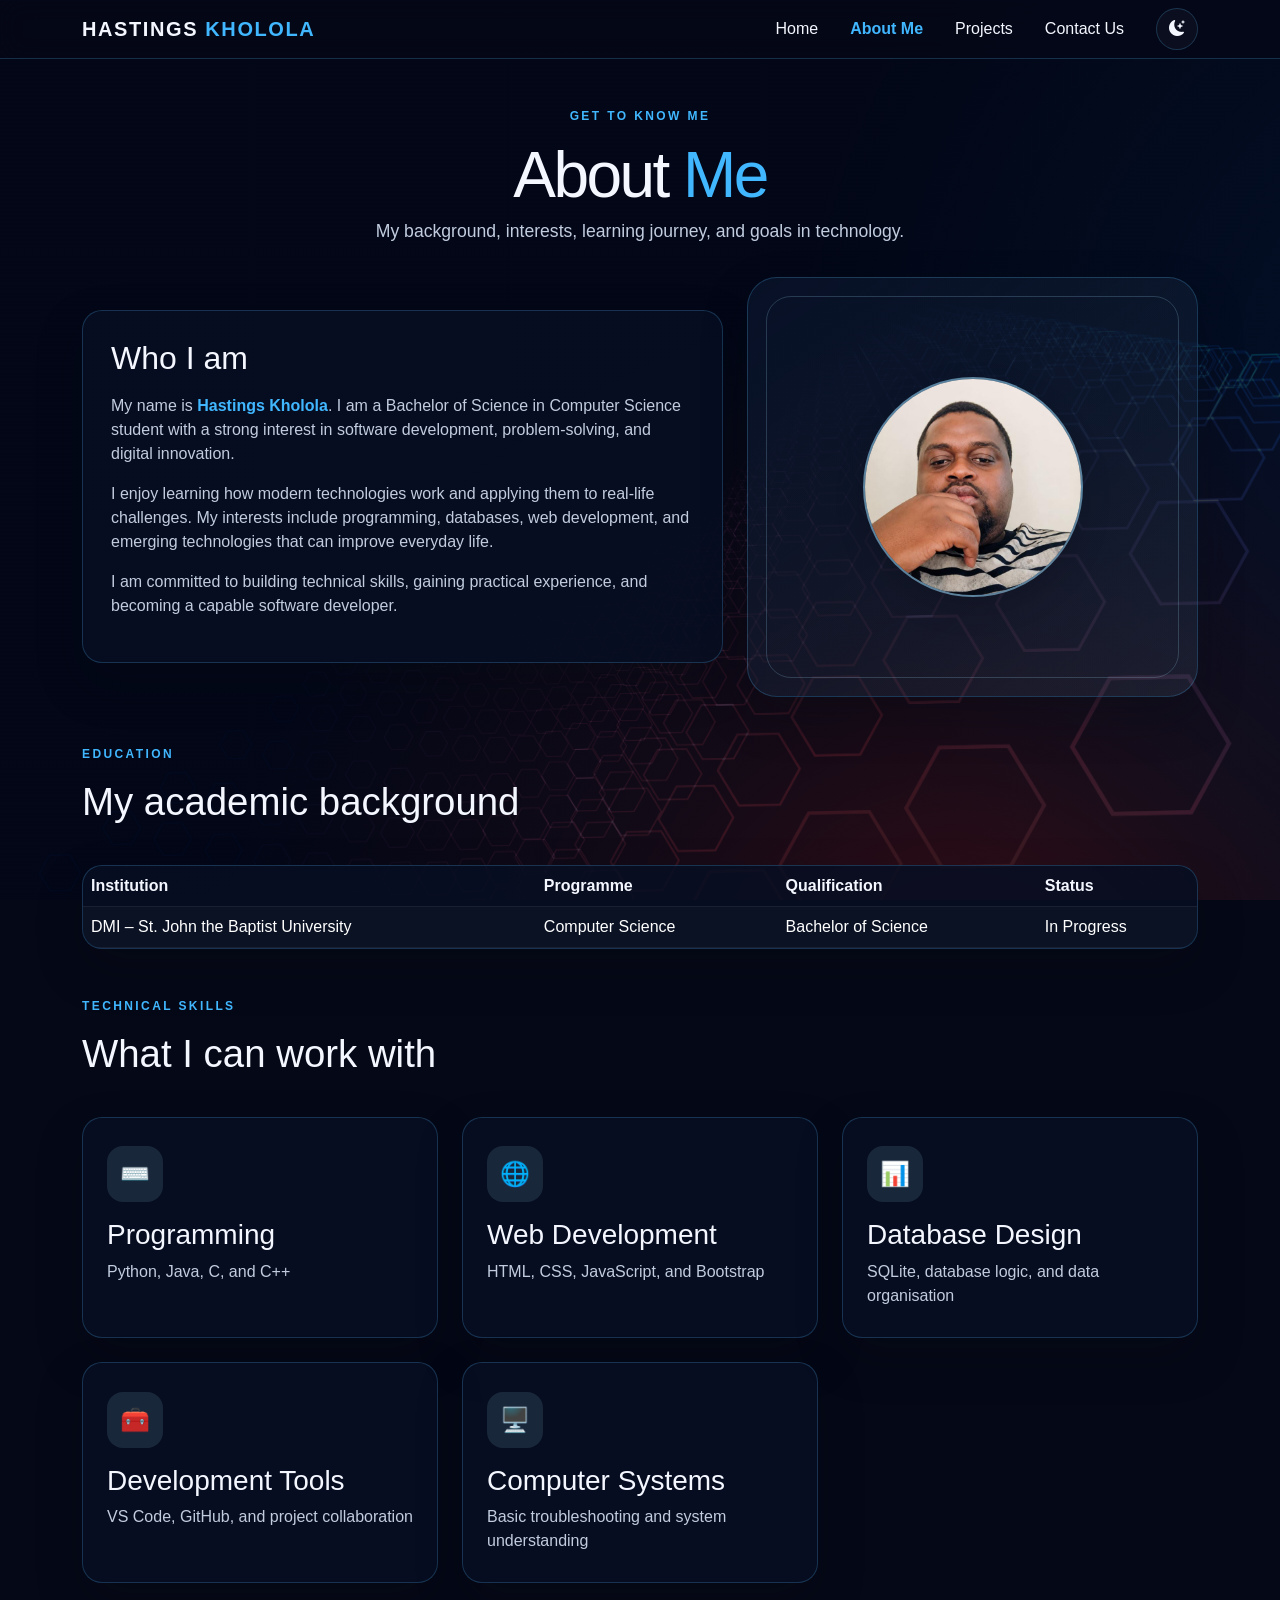
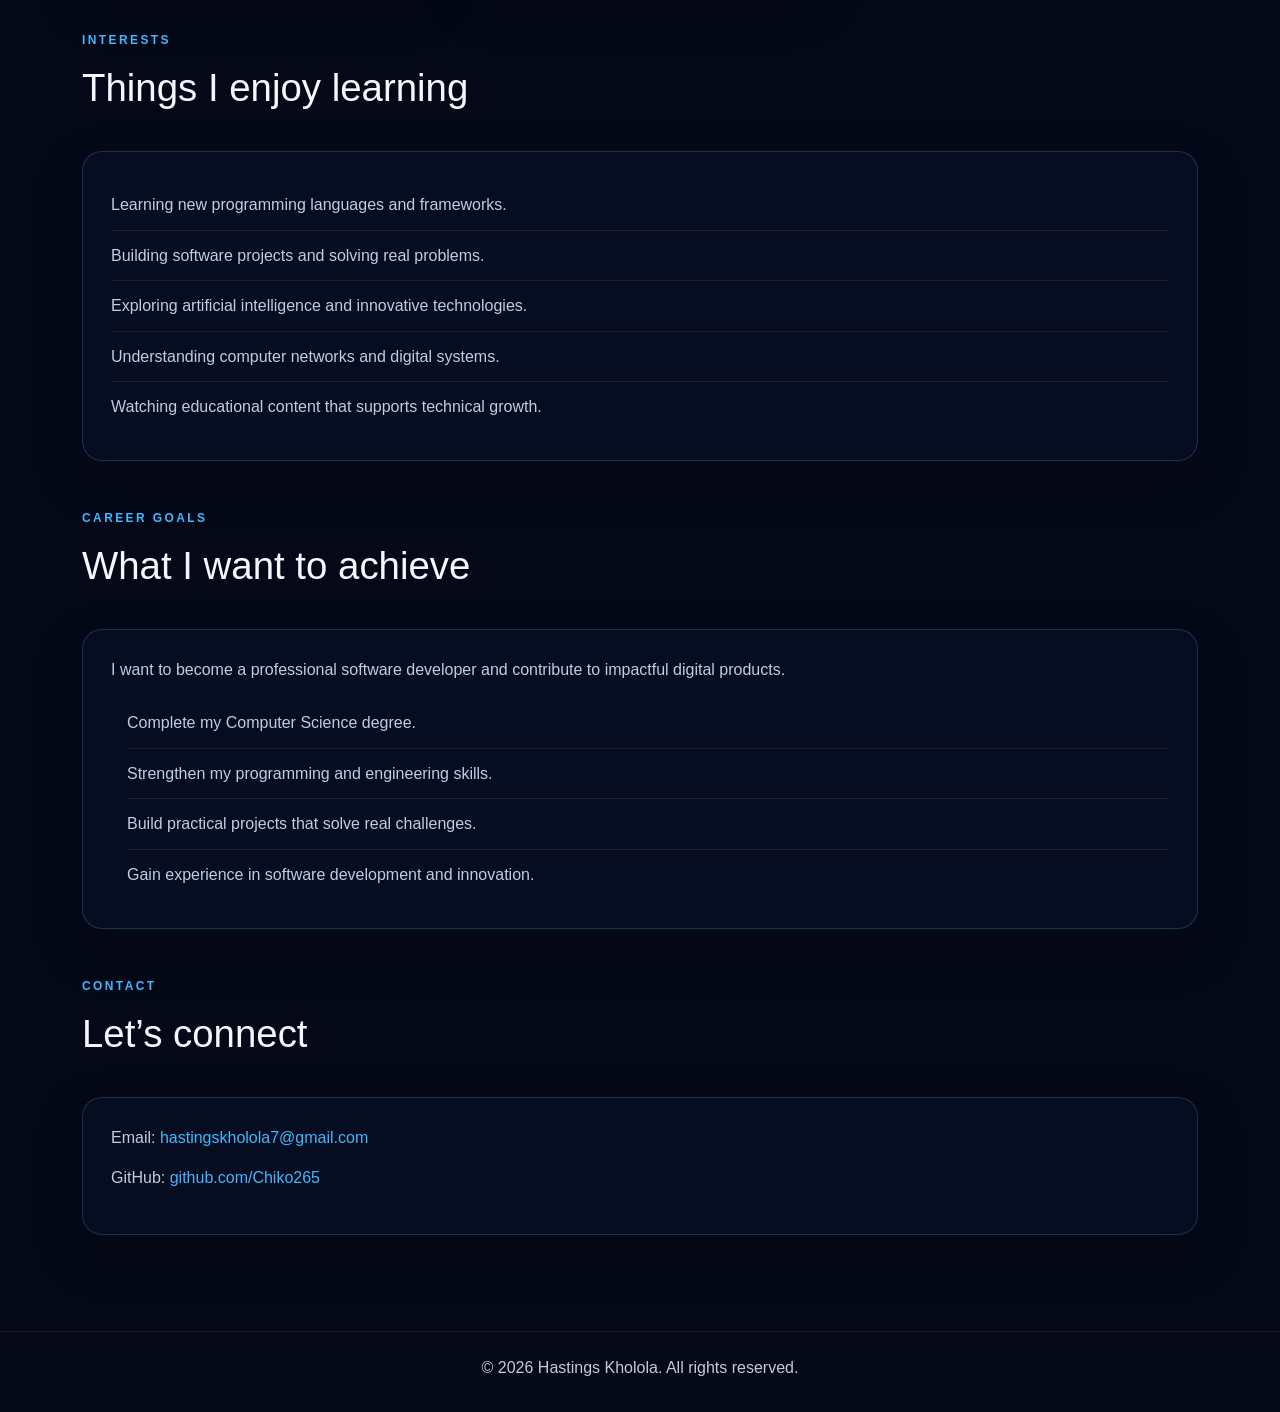
<file: about.html>
<!DOCTYPE html>
<html lang="en">
<head>
    <meta charset="UTF-8">
    <meta name="viewport" content="width=device-width, initial-scale=1.0">
    <meta name="description" content="About Hastings Kholola, a Computer Science student focused on software development, databases, and technology innovation.">
    <title>About Me | Hastings Kholola</title>
    <link rel="stylesheet" href="https://cdn.jsdelivr.net/npm/bootstrap@5.3.3/dist/css/bootstrap.min.css">
    <link rel="stylesheet" href="https://cdn.jsdelivr.net/npm/bootstrap-icons@1.11.3/font/bootstrap-icons.min.css">
    <link rel="stylesheet" href="css/style.css?v=4">
</head>
<body>

    <button id="backToTop" class="back-to-top" type="button" aria-label="Back to top">
        <i class="bi bi-arrow-up"></i>
    </button>

    <nav class="navbar navbar-expand-lg sticky-top">
        <div class="container">
            <a class="navbar-brand fw-bold" href="index.html">HASTINGS <span class="brand-accent">KHOLOLA</span></a>
            <button class="navbar-toggler" type="button" data-bs-toggle="collapse" data-bs-target="#mainNav" aria-controls="mainNav" aria-expanded="false" aria-label="Toggle navigation">
                <span class="navbar-toggler-icon"></span>
            </button>
            <div class="collapse navbar-collapse" id="mainNav">
                <ul class="navbar-nav ms-auto align-items-lg-center gap-lg-3">
                    <li class="nav-item"><a class="nav-link" href="index.html">Home</a></li>
                    <li class="nav-item"><a class="nav-link active" href="about.html">About Me</a></li>
                    <li class="nav-item"><a class="nav-link" href="projects.html">Projects</a></li>
                    <li class="nav-item"><a class="nav-link" href="animations.html">Contact Us</a></li>
                    <li class="nav-item ms-lg-2">
                        <button id="themeToggle" class="theme-toggle" type="button" aria-label="Toggle dark and light mode">
                            <i class="bi bi-moon-stars-fill"></i>
                        </button>
                    </li>
                </ul>
            </div>
        </div>
    </nav>

    <main class="container py-5">
        <header class="page-header text-center">
            <p class="eyebrow">Get to know me</p>
            <h1 class="big-title">About <span class="highlight">Me</span></h1>
            <p class="lead mx-auto">My background, interests, learning journey, and goals in technology.</p>
        </header>

        <section class="row g-4 align-items-center mb-5">
            <div class="col-lg-7">
                <div class="info-card">
                    <h2 class="mb-3">Who I am</h2>
                    <p>
                        My name is <strong class="text-success">Hastings Kholola</strong>. I am a Bachelor of Science in Computer Science student
                        with a strong interest in software development, problem-solving, and digital innovation.
                    </p>
                    <p>
                        I enjoy learning how modern technologies work and applying them to real-life challenges. My interests include programming,
                        databases, web development, and emerging technologies that can improve everyday life.
                    </p>
                    <p>
                        I am committed to building technical skills, gaining practical experience, and becoming a capable software developer.
                    </p>
                </div>
            </div>

            <div class="col-lg-5">
                <div class="profile-card">
                    <img src="images/image.jpg" alt="Hastings Kholola" class="profile-avatar">
                </div>
            </div>
        </section>

        <section class="mb-5">
            <div class="section-heading">
                <p class="eyebrow">Education</p>
                <h2>My academic background</h2>
            </div>

            <div class="table-card">
                <table class="table table-dark table-striped align-middle">
                    <thead>
                        <tr>
                            <th>Institution</th>
                            <th>Programme</th>
                            <th>Qualification</th>
                            <th>Status</th>
                        </tr>
                    </thead>
                    <tbody>
                        <tr>
                            <td>DMI – St. John the Baptist University</td>
                            <td>Computer Science</td>
                            <td>Bachelor of Science</td>
                            <td>In Progress</td>
                        </tr>
                    </tbody>
                </table>
            </div>
        </section>

        <section class="mb-5">
            <div class="section-heading">
                <p class="eyebrow">Technical skills</p>
                <h2>What I can work with</h2>
            </div>

            <div class="row g-4">
                <div class="col-md-6 col-xl-4">
                    <article class="feature-card h-100">
                        <div class="feature-icon">⌨️</div>
                        <h3>Programming</h3>
                        <p class="card-text">Python, Java, C, and C++</p>
                    </article>
                </div>

                <div class="col-md-6 col-xl-4">
                    <article class="feature-card h-100">
                        <div class="feature-icon">🌐</div>
                        <h3>Web Development</h3>
                        <p class="card-text">HTML, CSS, JavaScript, and Bootstrap</p>
                    </article>
                </div>

                <div class="col-md-6 col-xl-4">
                    <article class="feature-card h-100">
                        <div class="feature-icon">📊</div>
                        <h3>Database Design</h3>
                        <p class="card-text">SQLite, database logic, and data organisation</p>
                    </article>
                </div>

                <div class="col-md-6 col-xl-4">
                    <article class="feature-card h-100">
                        <div class="feature-icon">🧰</div>
                        <h3>Development Tools</h3>
                        <p class="card-text">VS Code, GitHub, and project collaboration</p>
                    </article>
                </div>

                <div class="col-md-6 col-xl-4">
                    <article class="feature-card h-100">
                        <div class="feature-icon">🖥️</div>
                        <h3>Computer Systems</h3>
                        <p class="card-text">Basic troubleshooting and system understanding</p>
                    </article>
                </div>
            </div>
        </section>

        <section class="mb-5">
            <div class="section-heading">
                <p class="eyebrow">Interests</p>
                <h2>Things I enjoy learning</h2>
            </div>
            <div class="info-card">
                <ul class="info-list">
                    <li>Learning new programming languages and frameworks.</li>
                    <li>Building software projects and solving real problems.</li>
                    <li>Exploring artificial intelligence and innovative technologies.</li>
                    <li>Understanding computer networks and digital systems.</li>
                    <li>Watching educational content that supports technical growth.</li>
                </ul>
            </div>
        </section>

        <section class="mb-5">
            <div class="section-heading">
                <p class="eyebrow">Career goals</p>
                <h2>What I want to achieve</h2>
            </div>
            <div class="info-card">
                <p>I want to become a professional software developer and contribute to impactful digital products.</p>
                <ol class="info-list ps-3">
                    <li>Complete my Computer Science degree.</li>
                    <li>Strengthen my programming and engineering skills.</li>
                    <li>Build practical projects that solve real challenges.</li>
                    <li>Gain experience in software development and innovation.</li>
                </ol>
            </div>
        </section>

        <section>
            <div class="section-heading">
                <p class="eyebrow">Contact</p>
                <h2>Let’s connect</h2>
            </div>
            <div class="info-card">
                <p>Email: <a href="mailto:hastingskholola7@gmail.com">hastingskholola7@gmail.com</a></p>
                <p>GitHub: <a href="https://github.com/Chiko265" target="_blank" rel="noopener noreferrer">github.com/Chiko265</a></p>
            </div>
        </section>
    </main>

    <footer class="footer">
        <div class="container text-center">
            <p class="mb-0">&copy; <span id="year"></span> Hastings Kholola. All rights reserved.</p>
        </div>
    </footer>

    <script src="https://cdn.jsdelivr.net/npm/bootstrap@5.3.3/dist/js/bootstrap.bundle.min.js"></script>
    <script src="js/script.js"></script>
</body>
</html>
</file>
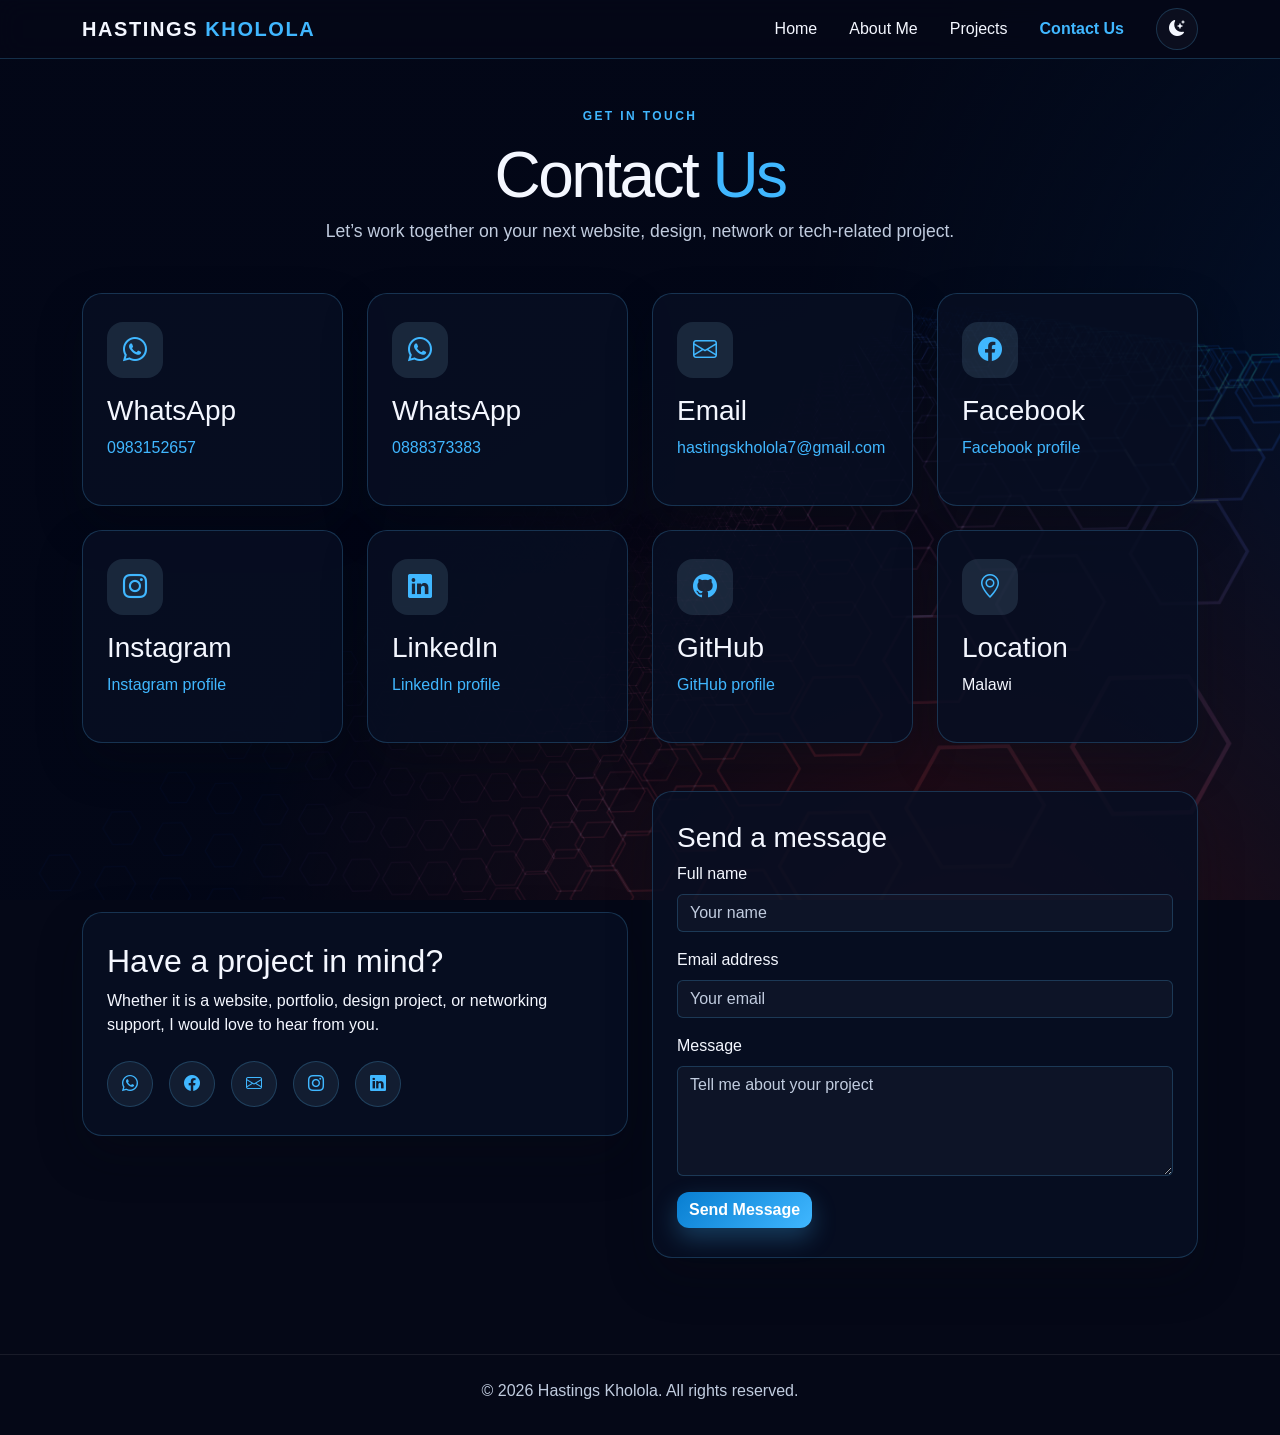
<file: animations.html>
<!DOCTYPE html>
<html lang="en">
<head>
    <meta charset="UTF-8">
    <meta name="viewport" content="width=device-width, initial-scale=1.0">
    <meta name="description" content="Contact Hastings Kholola for website development, design, digital work, and networking support.">
    <title>Contact Us | Hastings Kholola</title>
    <link rel="stylesheet" href="https://cdn.jsdelivr.net/npm/bootstrap@5.3.3/dist/css/bootstrap.min.css">
    <link rel="stylesheet" href="https://cdn.jsdelivr.net/npm/bootstrap-icons@1.11.3/font/bootstrap-icons.min.css">
    <link rel="stylesheet" href="css/style.css?v=4">
</head>
<body>

    <button id="backToTop" class="back-to-top" type="button" aria-label="Back to top">
        <i class="bi bi-arrow-up"></i>
    </button>

    <nav class="navbar navbar-expand-lg sticky-top">
        <div class="container">
            <a class="navbar-brand fw-bold" href="index.html">HASTINGS <span class="brand-accent">KHOLOLA</span></a>
            <button class="navbar-toggler" type="button" data-bs-toggle="collapse" data-bs-target="#mainNav" aria-controls="mainNav" aria-expanded="false" aria-label="Toggle navigation">
                <span class="navbar-toggler-icon"></span>
            </button>
            <div class="collapse navbar-collapse" id="mainNav">
                <ul class="navbar-nav ms-auto align-items-lg-center gap-lg-3">
                    <li class="nav-item"><a class="nav-link" href="index.html">Home</a></li>
                    <li class="nav-item"><a class="nav-link" href="about.html">About Me</a></li>
                    <li class="nav-item"><a class="nav-link" href="projects.html">Projects</a></li>
                    <li class="nav-item"><a class="nav-link active" href="animations.html">Contact Us</a></li>
                    <li class="nav-item ms-lg-2">
                        <button id="themeToggle" class="theme-toggle" type="button" aria-label="Toggle dark and light mode">
                            <i class="bi bi-moon-stars-fill"></i>
                        </button>
                    </li>
                </ul>
            </div>
        </div>
    </nav>

    <main class="container py-5">
        <header class="page-header text-center mb-5">
            <p class="eyebrow">Get in touch</p>
            <h1 class="big-title">Contact <span class="highlight">Us</span></h1>
            <p class="lead mx-auto">Let’s work together on your next website, design, network or tech-related project.</p>
        </header>

        <section class="row g-4 mb-5">
            <div class="col-md-6 col-xl-3">
                <div class="contact-card">
                    <div class="contact-icon"><i class="bi bi-whatsapp"></i></div>
                    <h3>WhatsApp</h3>
                    <p><a href="https://wa.me/265983152657?text=Hello%20Hastings%2C%20I%20want%20to%20discuss%20a%20project." target="_blank" rel="noopener">0983152657</a></p>
                </div>
            </div>

            <div class="col-md-6 col-xl-3">
                <div class="contact-card">
                    <div class="contact-icon"><i class="bi bi-whatsapp"></i></div>
                    <h3>WhatsApp</h3>
                    <p><a href="https://wa.me/265888373383?text=Hello%20Hastings%2C%20I%20want%20to%20reach%20out%20about%20your%20services." target="_blank" rel="noopener">0888373383</a></p>
                </div>
            </div>

            <div class="col-md-6 col-xl-3">
                <div class="contact-card">
                    <div class="contact-icon"><i class="bi bi-envelope"></i></div>
                    <h3>Email</h3>
                    <p><a href="mailto:hastingskholola7@gmail.com?subject=Portfolio%20Enquiry">hastingskholola7@gmail.com</a></p>
                </div>
            </div>

            <div class="col-md-6 col-xl-3">
                <div class="contact-card">
                    <div class="contact-icon"><i class="bi bi-facebook"></i></div>
                    <h3>Facebook</h3>
                    <p><a href="https://www.facebook.com/messages/t/" target="_blank" rel="noopener">Facebook profile</a></p>
                </div>
            </div>

            <div class="col-md-6 col-xl-3">
                <div class="contact-card">
                    <div class="contact-icon"><i class="bi bi-instagram"></i></div>
                    <h3>Instagram</h3>
                    <p><a href="https://www.instagram.com/direct/inbox/" target="_blank" rel="noopener">Instagram profile</a></p>
                </div>
            </div>

            <div class="col-md-6 col-xl-3">
                <div class="contact-card">
                    <div class="contact-icon"><i class="bi bi-linkedin"></i></div>
                    <h3>LinkedIn</h3>
                    <p><a href="https://www.linkedin.com/in/" target="_blank" rel="noopener">LinkedIn profile</a></p>
                </div>
            </div>

            <div class="col-md-6 col-xl-3">
                <div class="contact-card">
                    <div class="contact-icon"><i class="bi bi-github"></i></div>
                    <h3>GitHub</h3>
                    <p><a href="https://github.com/Chiko265" target="_blank" rel="noopener noreferrer">GitHub profile</a></p>
                </div>
            </div>

            <div class="col-md-6 col-xl-3">
                <div class="contact-card">
                    <div class="contact-icon"><i class="bi bi-geo-alt"></i></div>
                    <h3>Location</h3>
                    <p>Malawi</p>
                </div>
            </div>
        </section>

        <section class="contact-panel">
            <div class="row align-items-center g-4">
                <div class="col-lg-6">
                    <div class="message-box">
                        <h2>Have a project in mind?</h2>
                        <p>Whether it is a website, portfolio, design project, or networking support, I would love to hear from you.</p>
                        <div class="d-flex flex-wrap gap-3 social-list mt-4">
                            <a href="https://wa.me/260983152657?text=Hello%20Hastings%2C%20I%20found%20your%20portfolio%20and%20I%20want%20to%20contact%20you." target="_blank" rel="noopener" class="social-link" aria-label="Chat on WhatsApp"><i class="bi bi-whatsapp"></i></a>
                            <a href="https://www.facebook.com/messages/t/" target="_blank" rel="noopener" class="social-link" aria-label="Message on Facebook"><i class="bi bi-facebook"></i></a>
                            <a href="mailto:hastingskholola7@gmail.com?subject=Portfolio%20Enquiry" class="social-link" aria-label="Email Hastings"><i class="bi bi-envelope"></i></a>
                            <a href="https://instagram.com" target="_blank" rel="noopener" class="social-link" aria-label="Visit Instagram"><i class="bi bi-instagram"></i></a>
                            <a href="https://www.linkedin.com/in/" target="_blank" rel="noopener" class="social-link" aria-label="Visit LinkedIn"><i class="bi bi-linkedin"></i></a>
                        </div>
                    </div>
                </div>

                <div class="col-lg-6">
                    <div class="contact-form-wrap">
                        <h3>Send a message</h3>
                        <form id="contactForm">
                            <div class="mb-3">
                                <label for="name" class="form-label">Full name</label>
                                <input type="text" class="form-control" id="name" placeholder="Your name" required>
                            </div>
                            <div class="mb-3">
                                <label for="email" class="form-label">Email address</label>
                                <input type="email" class="form-control" id="email" placeholder="Your email" required>
                            </div>
                            <div class="mb-3">
                                <label for="message" class="form-label">Message</label>
                                <textarea class="form-control" id="message" rows="4" placeholder="Tell me about your project" required></textarea>
                            </div>
                            <button type="submit" class="btn btn-primary">Send Message</button>
                            <div id="formStatus" class="form-status" aria-live="polite"></div>
                        </form>
                    </div>
                </div>
            </div>
        </section>
    </main>

    <footer class="footer">
        <div class="container text-center">
            <p class="mb-0">&copy; <span id="year"></span> Hastings Kholola. All rights reserved.</p>
        </div>
    </footer>

    <script src="https://cdn.jsdelivr.net/npm/bootstrap@5.3.3/dist/js/bootstrap.bundle.min.js"></script>
    <script src="js/script.js"></script>
</body>
</html>
</file>
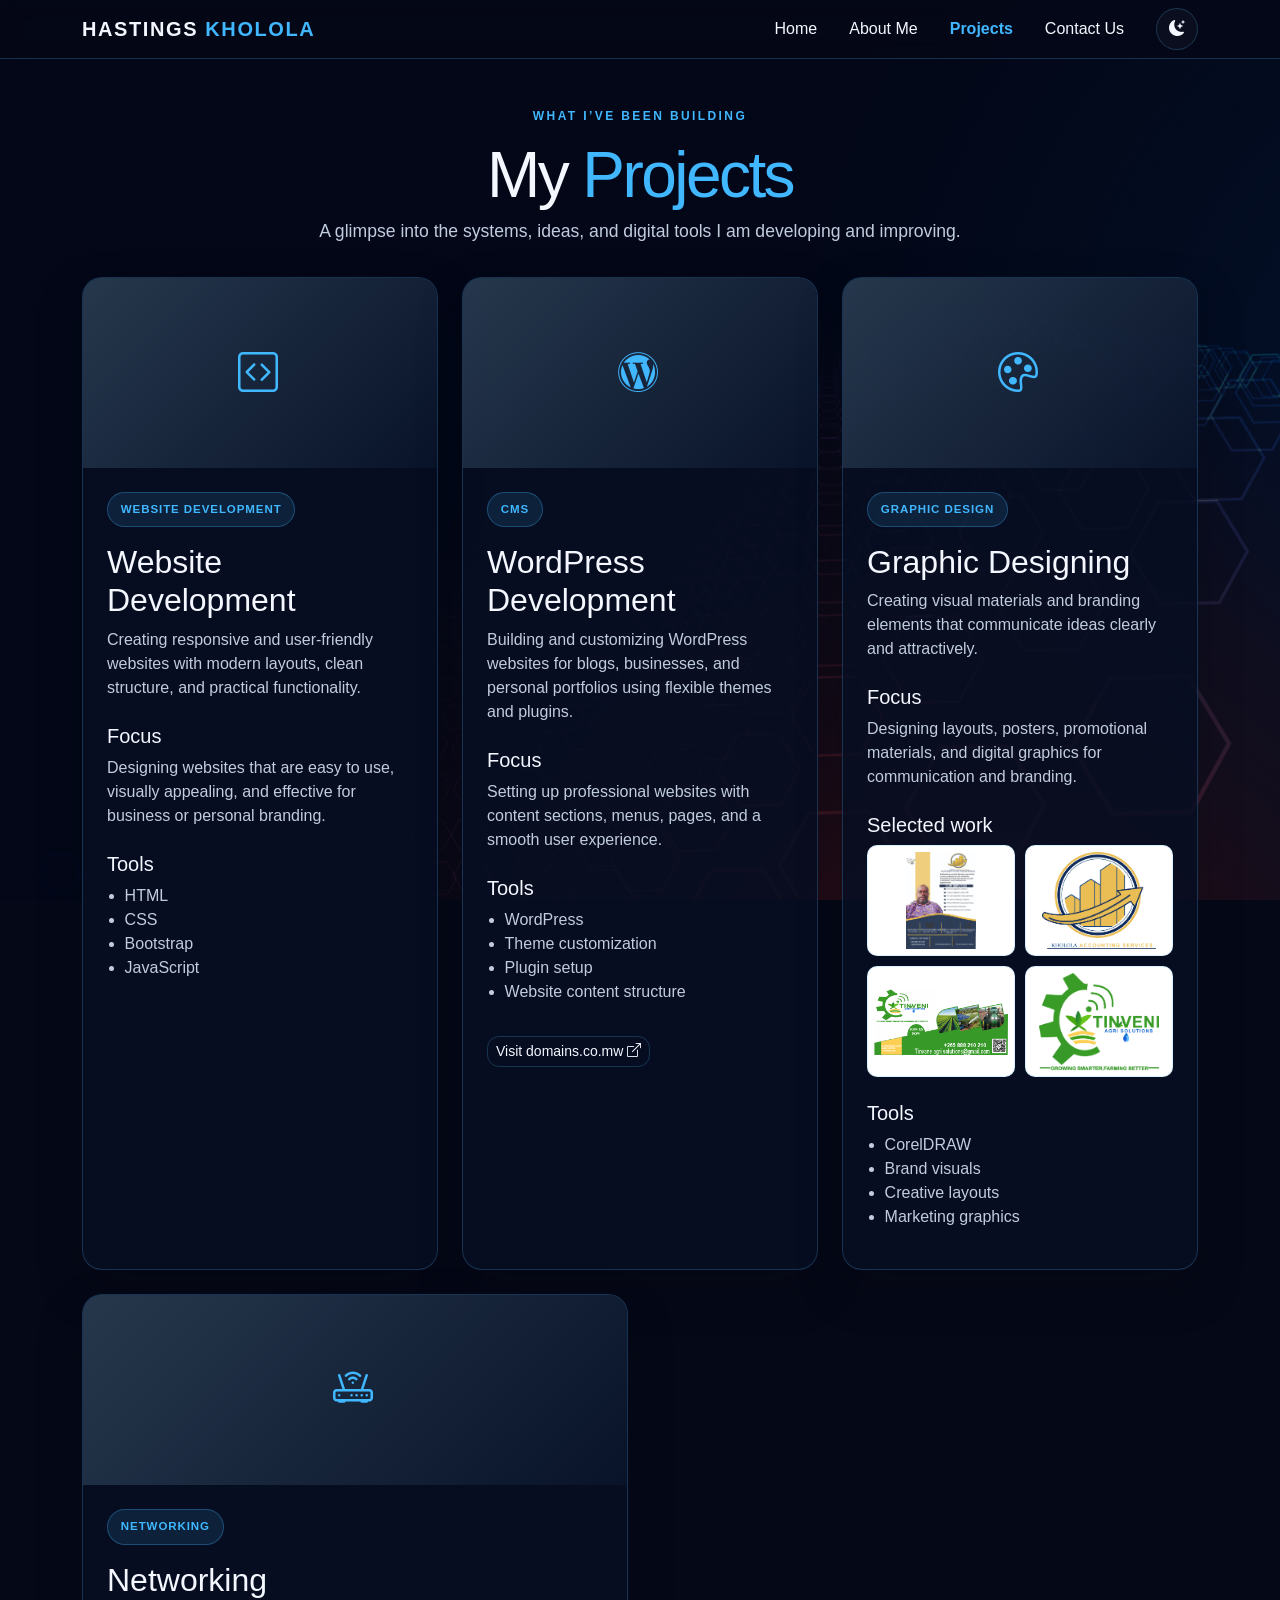
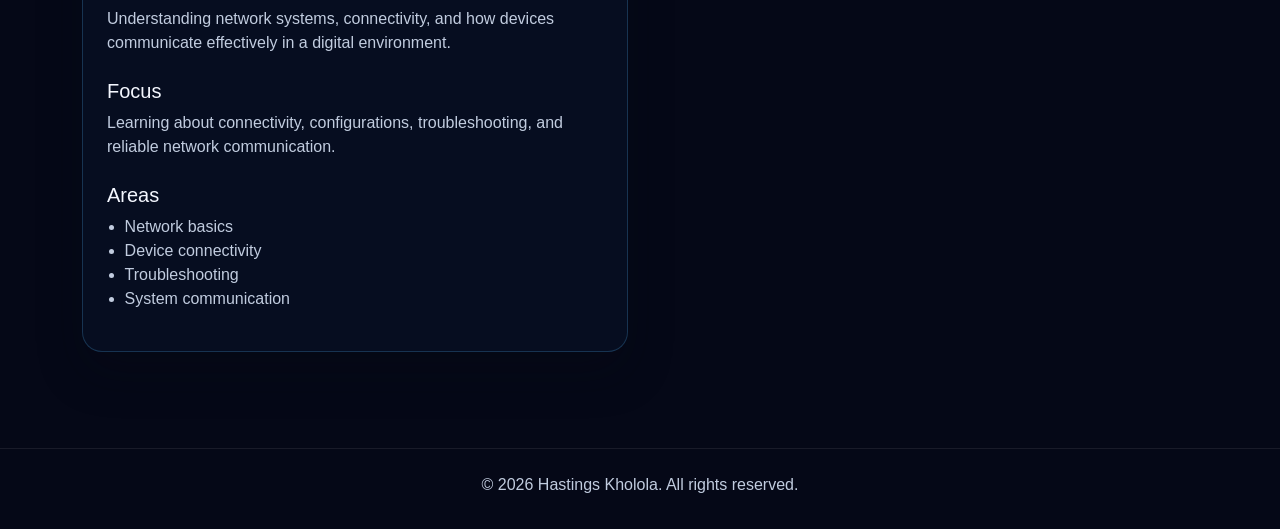
<file: projects.html>
<!DOCTYPE html>
<html lang="en">
<head>
    <meta charset="UTF-8">
    <meta name="viewport" content="width=device-width, initial-scale=1.0">
    <meta name="description" content="Projects by Hastings Kholola, including development work in software, databases, and digital solutions.">
    <title>Projects | Hastings Kholola</title>
    <link rel="stylesheet" href="https://cdn.jsdelivr.net/npm/bootstrap@5.3.3/dist/css/bootstrap.min.css">
    <link rel="stylesheet" href="https://cdn.jsdelivr.net/npm/bootstrap-icons@1.11.3/font/bootstrap-icons.min.css">
    <link rel="stylesheet" href="css/style.css?v=4">
</head>
<body>

    <button id="backToTop" class="back-to-top" type="button" aria-label="Back to top">
        <i class="bi bi-arrow-up"></i>
    </button>

    <nav class="navbar navbar-expand-lg sticky-top">
        <div class="container">
            <a class="navbar-brand fw-bold" href="index.html">HASTINGS <span class="brand-accent">KHOLOLA</span></a>
            <button class="navbar-toggler" type="button" data-bs-toggle="collapse" data-bs-target="#mainNav" aria-controls="mainNav" aria-expanded="false" aria-label="Toggle navigation">
                <span class="navbar-toggler-icon"></span>
            </button>
            <div class="collapse navbar-collapse" id="mainNav">
                <ul class="navbar-nav ms-auto align-items-lg-center gap-lg-3">
                    <li class="nav-item"><a class="nav-link" href="index.html">Home</a></li>
                    <li class="nav-item"><a class="nav-link" href="about.html">About Me</a></li>
                    <li class="nav-item"><a class="nav-link active" href="projects.html">Projects</a></li>
                    <li class="nav-item"><a class="nav-link" href="animations.html">Contact Us</a></li>
                    <li class="nav-item ms-lg-2">
                        <button id="themeToggle" class="theme-toggle" type="button" aria-label="Toggle dark and light mode">
                            <i class="bi bi-moon-stars-fill"></i>
                        </button>
                    </li>
                </ul>
            </div>
        </div>
    </nav>

    <main class="container py-5">
        <header class="page-header text-center">
            <p class="eyebrow">What I’ve been building</p>
            <h1 class="big-title">My <span class="highlight">Projects</span></h1>
            <p class="lead mx-auto">A glimpse into the systems, ideas, and digital tools I am developing and improving.</p>
        </header>

        <section class="row g-4">
            <div class="col-lg-4">
                <article class="project-card h-100">
                    <div class="project-visual"><i class="bi bi-code-square"></i></div>
                    <div class="card-body">
                        <span class="badge-soft">Website development</span>
                        <h2 class="mt-3">Website Development</h2>
                        <p class="card-text">Creating responsive and user-friendly websites with modern layouts, clean structure, and practical functionality.</p>
                        <h3 class="h5 mt-4">Focus</h3>
                        <p class="card-text">Designing websites that are easy to use, visually appealing, and effective for business or personal branding.</p>
                        <h3 class="h5 mt-4">Tools</h3>
                        <ul>
                            <li>HTML</li>
                            <li>CSS</li>
                            <li>Bootstrap</li>
                            <li>JavaScript</li>
                        </ul>
                    </div>
                </article>
            </div>

            <div class="col-lg-4">
                <article class="project-card h-100">
                    <div class="project-visual"><i class="bi bi-wordpress"></i></div>
                    <div class="card-body">
                        <span class="badge-soft">CMS</span>
                        <h2 class="mt-3">WordPress Development</h2>
                        <p class="card-text">Building and customizing WordPress websites for blogs, businesses, and personal portfolios using flexible themes and plugins.</p>
                        <h3 class="h5 mt-4">Focus</h3>
                        <p class="card-text">Setting up professional websites with content sections, menus, pages, and a smooth user experience.</p>
                        <h3 class="h5 mt-4">Tools</h3>
                        <ul>
                            <li>WordPress</li>
                            <li>Theme customization</li>
                            <li>Plugin setup</li>
                            <li>Website content structure</li>
                        </ul>
                        <a class="btn btn-outline btn-sm mt-3" href="https://domains.co.mw/" target="_blank" rel="noopener noreferrer">
                            Visit domains.co.mw <i class="bi bi-box-arrow-up-right" aria-hidden="true"></i>
                        </a>
                    </div>
                </article>
            </div>

            <div class="col-lg-4">
                <article class="project-card h-100">
                    <div class="project-visual"><i class="bi bi-palette"></i></div>
                    <div class="card-body">
                        <span class="badge-soft">Graphic design</span>
                        <h2 class="mt-3">Graphic Designing</h2>
                        <p class="card-text">Creating visual materials and branding elements that communicate ideas clearly and attractively.</p>
                        <h3 class="h5 mt-4">Focus</h3>
                        <p class="card-text">Designing layouts, posters, promotional materials, and digital graphics for communication and branding.</p>
                        <h3 class="h5 mt-4">Selected work</h3>
                        <div class="design-gallery">
                            <img src="images/image 4.jpg" alt="Kholola Accounting Services promotional design" loading="lazy">
                            <img src="images/image 5.png" alt="Tinvane Agri Solutions promotional banner" loading="lazy">
                            <img src="images/image 6.png" alt="Kholola Accounting Services logo design" loading="lazy">
                            <img src="images/image 7.png" alt="Tinvane Agri Solutions logo design" loading="lazy">
                        </div>
                        <h3 class="h5 mt-4">Tools</h3>
                        <ul>
                            <li>CorelDRAW</li>
                            <li>Brand visuals</li>
                            <li>Creative layouts</li>
                            <li>Marketing graphics</li>
                        </ul>
                    </div>
                </article>
            </div>

            <div class="col-lg-6 mt-4">
                <article class="project-card h-100">
                    <div class="project-visual"><i class="bi bi-router"></i></div>
                    <div class="card-body">
                        <span class="badge-soft">Networking</span>
                        <h2 class="mt-3">Networking</h2>
                        <p class="card-text">Understanding network systems, connectivity, and how devices communicate effectively in a digital environment.</p>
                        <h3 class="h5 mt-4">Focus</h3>
                        <p class="card-text">Learning about connectivity, configurations, troubleshooting, and reliable network communication.</p>
                        <h3 class="h5 mt-4">Areas</h3>
                        <ul>
                            <li>Network basics</li>
                            <li>Device connectivity</li>
                            <li>Troubleshooting</li>
                            <li>System communication</li>
                        </ul>
                    </div>
                </article>
            </div>
        </section>
    </main>

    <footer class="footer">
        <div class="container text-center">
            <p class="mb-0">&copy; <span id="year"></span> Hastings Kholola. All rights reserved.</p>
        </div>
    </footer>

    <script src="https://cdn.jsdelivr.net/npm/bootstrap@5.3.3/dist/js/bootstrap.bundle.min.js"></script>
    <script src="js/script.js"></script>
</body>
</html>
</file>
<file: css/style.css>
:root {
  --bg: #050817;
  --bg-soft: #09142b;
  --panel: rgba(7, 15, 34, 0.86);
  --panel-strong: rgba(8, 18, 40, 0.95);
  --primary: #40b7ff;
  --primary-rgb: 64, 183, 255;
  --primary-strong: #087ed1;
  --secondary: #a6e2ff;
  --secondary-rgb: 166, 226, 255;
  --text: #f4f7ff;
  --muted: #c1ccdf;
  --border: rgba(85, 191, 255, 0.22);
  --shadow: 0 20px 45px rgba(6, 10, 18, 0.28);
  --nav-bg: rgba(5, 8, 23, 0.84);
  --bg-overlay: rgba(3, 7, 22, 0.78);
  --btn-text: #fff;
  --input-bg: rgba(255, 255, 255, 0.03);
  --card-hover: rgba(85, 191, 255, 0.12);
}

body.light-theme {
  --bg: #eef5ff;
  --bg-soft: #f8fbff;
  --panel: rgba(255, 255, 255, 0.88);
  --panel-strong: rgba(255, 255, 255, 0.96);
  --primary: #0876b9;
  --primary-rgb: 8, 118, 185;
  --primary-strong: #075f98;
  --secondary: #176387;
  --secondary-rgb: 23, 99, 135;
  --text: #101a2b;
  --muted: #495b70;
  --border: rgba(18, 109, 169, 0.18);
  --shadow: 0 20px 45px rgba(18, 49, 83, 0.12);
  --nav-bg: rgba(248, 251, 255, 0.86);
  --bg-overlay: rgba(238, 245, 255, 0.82);
  --btn-text: #fff;
  --input-bg: rgba(24, 24, 28, 0.02);
  --card-hover: rgba(18, 109, 169, 0.08);
}

* {
  box-sizing: border-box;
}

html {
  scroll-behavior: smooth;
}

body {
  margin: 0;
  font-family: 'Segoe UI', Tahoma, Geneva, Verdana, sans-serif;
  background-color: var(--bg);
  background-image: linear-gradient(var(--bg-overlay), var(--bg-overlay)), url("../images/image%202.jpg");
  background-position: center;
  background-size: cover;
  background-attachment: fixed;
  color: var(--text);
  transition: background 0.25s ease, color 0.25s ease;
}

img {
  max-width: 100%;
  display: block;
}

a {
  text-decoration: none;
}

.navbar {
  background: var(--nav-bg) !important;
  border-bottom: 1px solid var(--border);
  backdrop-filter: blur(12px);
  -webkit-backdrop-filter: blur(12px);
}

.navbar-brand,
.nav-link {
  color: var(--text) !important;
}

.navbar-brand {
  font-weight: 800;
  letter-spacing: 0.08em;
}

.brand-accent,
.text-success,
.highlight,
.eyebrow {
  color: var(--primary) !important;
}

.theme-toggle {
  width: 42px;
  height: 42px;
  border-radius: 50%;
  border: 1px solid var(--border);
  background: rgba(255, 255, 255, 0.03);
  color: var(--text);
  display: grid;
  place-items: center;
  transition: transform 0.2s ease, border-color 0.2s ease, background 0.2s ease;
}

.theme-toggle:hover {
  transform: translateY(-1px);
  border-color: rgba(var(--secondary-rgb), 0.55);
  background: var(--card-hover);
}

.nav-link.active {
  color: var(--primary) !important;
  font-weight: 600;
}

.back-to-top {
  position: fixed;
  right: 24px;
  bottom: 24px;
  width: 48px;
  height: 48px;
  border: none;
  border-radius: 50%;
  background: linear-gradient(135deg, var(--primary-strong), var(--primary));
  color: var(--btn-text);
  box-shadow: var(--shadow);
  display: grid;
  place-items: center;
  opacity: 0;
  pointer-events: none;
  transform: translateY(12px);
  transition: opacity 0.25s ease, transform 0.25s ease;
  z-index: 1000;
}

.back-to-top.visible {
  opacity: 1;
  pointer-events: auto;
  transform: translateY(0);
}

.hero-section {
  position: relative;
  padding: 7rem 0 5rem;
  overflow: hidden;
}

.hero-section::before {
  content: "";
  position: absolute;
  inset: 0;
  background: radial-gradient(circle at top right, rgba(var(--secondary-rgb), 0.16), transparent 30%);
  pointer-events: none;
}

.eyebrow {
  text-transform: uppercase;
  letter-spacing: 0.2em;
  font-size: 0.75rem;
  font-weight: 700;
}

.big-title {
  font-size: clamp(2.6rem, 5vw, 4.5rem);
  line-height: 1.08;
  letter-spacing: -0.04em;
}

.lead {
  font-size: 1.1rem;
  color: var(--muted);
  max-width: 650px;
}

.subtitle {
  color: var(--secondary);
}

.hero-prefix {
  color: var(--text);
  font-weight: 500;
}

.hero-role {
  color: var(--primary);
  font-weight: 700;
}

.profile-card {
  position: relative;
  border: 1px solid var(--border);
  border-radius: 30px;
  background: linear-gradient(145deg, var(--panel-strong), rgba(var(--secondary-rgb), 0.08));
  box-shadow: var(--shadow);
  min-height: 420px;
  display: flex;
  align-items: center;
  justify-content: center;
  overflow: hidden;
}

.profile-card::before {
  content: "";
  position: absolute;
  inset: 18px;
  border: 1px solid rgba(var(--secondary-rgb), 0.2);
  border-radius: 25px;
}

.profile-avatar {
  width: 220px;
  height: 220px;
  border-radius: 50%;
  object-fit: cover;
  display: block;
  background: linear-gradient(135deg, rgba(var(--primary-rgb), 0.2), rgba(var(--secondary-rgb), 0.12));
  border: 2px solid rgba(var(--secondary-rgb), 0.45);
  box-shadow: inset 0 0 30px rgba(var(--secondary-rgb), 0.12), 0 12px 30px rgba(0, 0, 0, 0.15);
}

.feature-card,
.project-card,
.info-card,
.cta-box,
.animation-card,
.table-card,
.contact-card,
.contact-form-wrap,
.message-box {
  background: var(--panel);
  border: 1px solid var(--border);
  border-radius: 20px;
  box-shadow: var(--shadow);
}

.feature-card,
.contact-card,
.contact-form-wrap,
.message-box {
  padding: 1.8rem 1.5rem;
  height: 100%;
}

.feature-icon,
.contact-icon {
  width: 56px;
  height: 56px;
  border-radius: 16px;
  display: grid;
  place-items: center;
  background: rgba(var(--secondary-rgb), 0.12);
  color: var(--primary);
  font-size: 1.5rem;
  margin-bottom: 1rem;
}

.contact-card a,
.info-card a,
.message-box a {
  color: var(--primary);
}

.section-heading {
  margin-bottom: 2.5rem;
}

.section-heading h2 {
  font-size: clamp(2rem, 3vw, 2.8rem);
}

.badge-soft {
  display: inline-block;
  padding: 0.5rem 0.8rem;
  background: rgba(var(--primary-rgb), 0.12);
  border: 1px solid rgba(var(--primary-rgb), 0.3);
  color: var(--primary);
  border-radius: 999px;
  font-size: 0.72rem;
  letter-spacing: 0.08em;
  text-transform: uppercase;
  font-weight: 700;
}

.project-card {
  overflow: hidden;
  height: 100%;
}

.project-visual {
  height: 190px;
  background: linear-gradient(135deg, rgba(var(--secondary-rgb), 0.2), rgba(9, 20, 43, 0.88));
  display: grid;
  place-items: center;
  font-size: 2.5rem;
  font-weight: 800;
  letter-spacing: 0.08em;
  color: var(--primary);
}

.project-card .card-body {
  padding: 1.5rem;
}

.design-gallery {
  display: grid;
  grid-template-columns: repeat(2, minmax(0, 1fr));
  gap: 0.65rem;
}

.design-gallery img {
  width: 100%;
  aspect-ratio: 4 / 3;
  object-fit: contain;
  padding: 0.35rem;
  background: #fff;
  border: 1px solid var(--border);
  border-radius: 10px;
}

.project-card ul {
  padding-left: 1.1rem;
  color: var(--muted);
}

.btn,
.btn-primary,
.btn-success,
.btn-outline,
.btn-outline-light {
  border-radius: 12px;
  transition: transform 0.2s ease, box-shadow 0.2s ease, opacity 0.2s ease;
}

.btn-primary,
.btn-success {
  background: linear-gradient(135deg, var(--primary-strong), var(--primary));
  border: none;
  color: var(--btn-text);
  font-weight: 700;
  box-shadow: 0 10px 25px rgba(var(--primary-rgb), 0.28);
}

.btn-primary:hover,
.btn-success:hover {
  background: linear-gradient(135deg, var(--primary), var(--primary-strong));
  color: var(--btn-text);
  transform: translateY(-1px);
}

.btn-outline,
.btn-outline-light {
  border: 1px solid var(--border);
  background: transparent;
  color: var(--text);
}

.btn-outline:hover,
.btn-outline-light:hover {
  background: rgba(var(--secondary-rgb), 0.1);
  border-color: rgba(var(--secondary-rgb), 0.55);
  color: var(--text);
}

.cta-box {
  padding: 2rem;
  background: linear-gradient(135deg, rgba(var(--secondary-rgb), 0.12), var(--panel-strong));
}

.about-layout,
.page-header {
  margin-bottom: 2rem;
}

.info-card {
  padding: 1.75rem;
}

.info-card p,
.info-card li,
.page-header p,
.statement-block p,
.section-copy,
.card-text {
  color: var(--muted);
}

.info-list {
  list-style: none;
  padding-left: 0;
  margin: 0;
}

.info-list li {
  padding: 0.8rem 0;
  border-bottom: 1px solid rgba(255, 255, 255, 0.08);
}

.info-list li:last-child {
  border-bottom: none;
}

.table-card {
  overflow: hidden;
}

.table {
  --bs-table-color: var(--text);
  --bs-table-bg: transparent;
  --bs-table-border-color: rgba(255, 255, 255, 0.08);
  --bs-table-striped-bg: rgba(255, 255, 255, 0.02);
  margin-bottom: 0;
}

.footer {
  padding: 1.5rem 0 2rem;
  color: var(--muted);
  border-top: 1px solid rgba(255, 255, 255, 0.08);
  margin-top: 3rem;
}

.form-control {
  background: var(--input-bg);
  border: 1px solid var(--border);
  color: var(--text);
}

.form-control::placeholder {
  color: var(--muted);
}

.form-control:focus {
  background: var(--input-bg);
  color: var(--text);
  border-color: var(--primary);
  box-shadow: 0 0 0 0.2rem rgba(var(--secondary-rgb), 0.2);
}

.form-status {
  display: none;
  margin-top: 1rem;
  padding: 0.8rem 1rem;
  border-radius: 12px;
  background: rgba(var(--secondary-rgb), 0.08);
  border: 1px solid rgba(var(--secondary-rgb), 0.24);
  color: var(--text);
}

.form-status.visible {
  display: block;
}

.social-list {
  display: flex;
  flex-wrap: wrap;
  gap: 0.75rem;
}

.social-link {
  width: 46px;
  height: 46px;
  border-radius: 50%;
  display: grid;
  place-items: center;
  border: 1px solid var(--border);
  background: rgba(var(--secondary-rgb), 0.08);
  color: var(--text);
  transition: transform 0.2s ease, background 0.2s ease;
}

.social-link:hover {
  background: rgba(var(--secondary-rgb), 0.18);
  transform: translateY(-2px);
}

.stat-card {
  padding: 1.25rem;
  text-align: center;
}

.stat-number {
  font-size: clamp(1.5rem, 3vw, 2.3rem);
  font-weight: 800;
  color: var(--primary);
}

.stat-label {
  color: var(--muted);
  margin-top: 0.4rem;
}

.animation-card {
  padding: 1.5rem;
  min-height: 260px;
}

.animation-stage {
  height: 120px;
  display: grid;
  place-items: center;
  margin-top: 1rem;
  border: 1px solid rgba(255, 255, 255, 0.08);
  border-radius: 16px;
  background: rgba(255, 255, 255, 0.02);
}

.bouncing-ball {
  width: 52px;
  height: 52px;
  border-radius: 50%;
  background: linear-gradient(135deg, var(--primary), var(--secondary));
  animation: bounce 1.8s infinite ease-in-out;
}

.pulse-circle {
  width: 60px;
  height: 60px;
  border-radius: 50%;
  background: linear-gradient(135deg, var(--secondary), var(--primary-strong));
  animation: pulse 1.6s infinite ease-in-out;
}

.moving-text {
  color: var(--primary);
  font-weight: 700;
  letter-spacing: 0.12em;
  text-transform: uppercase;
  animation: slide 4s linear infinite alternate;
}

.hover-box {
  width: 150px;
  height: 80px;
  border: 1px solid var(--border);
  border-radius: 18px;
  display: grid;
  place-items: center;
  color: var(--text);
  font-weight: 700;
  background: rgba(var(--secondary-rgb), 0.08);
  transition: transform 0.3s ease, background 0.3s ease, box-shadow 0.3s ease;
}

.hover-box:hover {
  transform: translateY(-10px) scale(1.05);
  background: rgba(var(--secondary-rgb), 0.18);
  box-shadow: 0 15px 35px rgba(var(--secondary-rgb), 0.18);
}

@keyframes bounce {
  0%, 100% { transform: translateY(0); }
  50% { transform: translateY(-30px); }
}

@keyframes pulse {
  0%, 100% { transform: scale(0.9); opacity: 0.7; }
  50% { transform: scale(1.2); opacity: 1; }
}

@keyframes slide {
  0% { transform: translateX(-18px); }
  100% { transform: translateX(18px); }
}

@media (max-width: 991.98px) {
  .hero-section {
    padding-top: 5.5rem;
  }

  .profile-card {
    min-height: 300px;
  }
}
</file>
